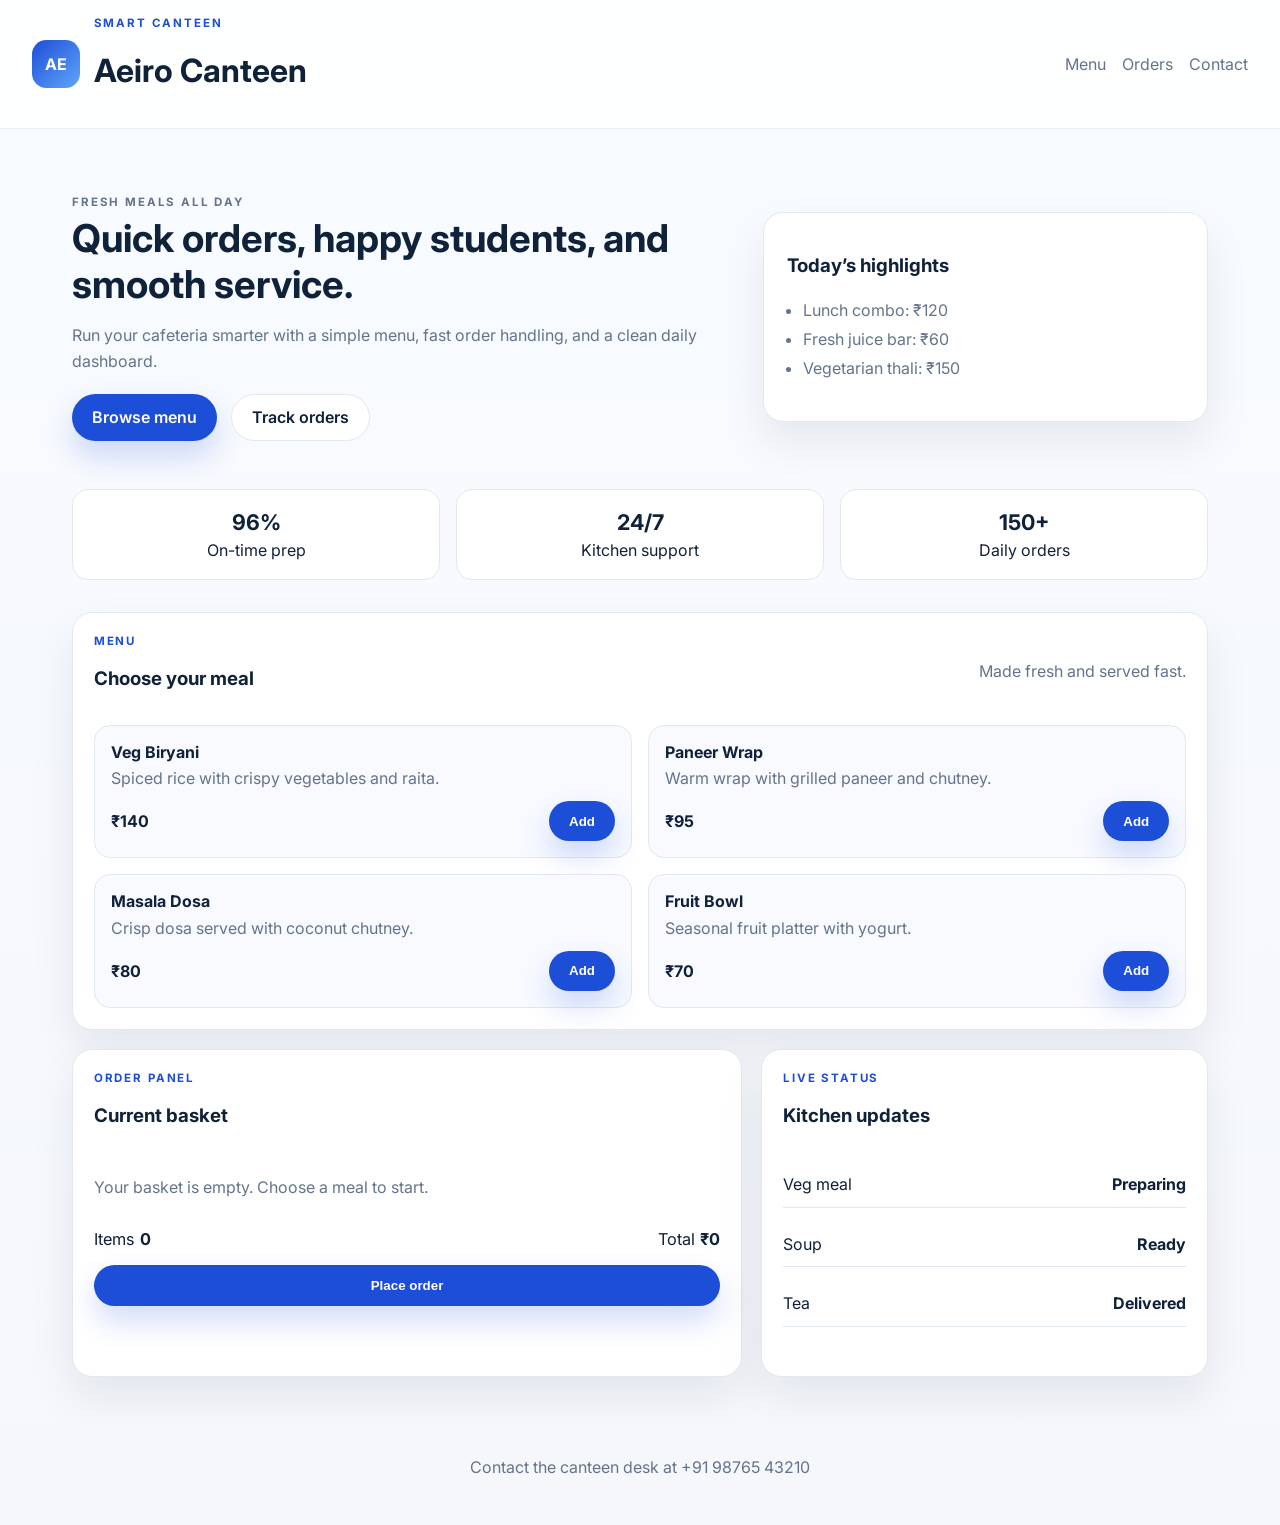
<file: index.html>
<!DOCTYPE html>
<html lang="en">
  <head>
    <meta charset="UTF-8" />
    <meta name="viewport" content="width=device-width, initial-scale=1.0" />
    <title>Aeiro Canteen</title>
    <meta name="description" content="Modern canteen management dashboard for daily orders and meals." />
    <link rel="preconnect" href="https://fonts.googleapis.com" />
    <link rel="preconnect" href="https://fonts.gstatic.com" crossorigin />
    <link
      href="https://fonts.googleapis.com/css2?family=Inter:wght@400;500;600;700&display=swap"
      rel="stylesheet"
    />
    <link rel="stylesheet" href="./styles.css" />
  </head>
  <body>
    <header class="topbar">
      <div class="brand">
        <div class="brand-mark">AE</div>
        <div>
          <p class="eyebrow">Smart Canteen</p>
          <h1>Aeiro Canteen</h1>
        </div>
      </div>
      <nav class="topnav">
        <a href="#menu">Menu</a>
        <a href="#orders">Orders</a>
        <a href="#contact">Contact</a>
      </nav>
    </header>

    <main>
      <section class="hero">
        <div class="hero-copy">
          <p class="eyebrow">Fresh meals all day</p>
          <h2>Quick orders, happy students, and smooth service.</h2>
          <p>
            Run your cafeteria smarter with a simple menu, fast order handling, and a clean daily dashboard.
          </p>
          <div class="hero-actions">
            <a class="btn btn-primary" href="#menu">Browse menu</a>
            <a class="btn btn-secondary" href="#orders">Track orders</a>
          </div>
        </div>
        <div class="hero-card">
          <h3>Today’s highlights</h3>
          <ul>
            <li>Lunch combo: ₹120</li>
            <li>Fresh juice bar: ₹60</li>
            <li>Vegetarian thali: ₹150</li>
          </ul>
        </div>
      </section>

      <section class="stats-grid" aria-label="Canteen statistics">
        <article>
          <strong>96%</strong>
          <span>On-time prep</span>
        </article>
        <article>
          <strong>24/7</strong>
          <span>Kitchen support</span>
        </article>
        <article>
          <strong>150+</strong>
          <span>Daily orders</span>
        </article>
      </section>

      <section id="menu" class="panel">
        <div class="panel-heading">
          <div>
            <p class="eyebrow">Menu</p>
            <h3>Choose your meal</h3>
          </div>
          <p class="muted">Made fresh and served fast.</p>
        </div>
        <div id="menuGrid" class="menu-grid"></div>
      </section>

      <section class="content-grid">
        <section id="orders" class="panel">
          <div class="panel-heading">
            <div>
              <p class="eyebrow">Order panel</p>
              <h3>Current basket</h3>
            </div>
          </div>
          <div id="cartItems" class="cart-items"></div>
          <div class="cart-summary">
            <div>
              <span>Items</span>
              <strong id="cartCount">0</strong>
            </div>
            <div>
              <span>Total</span>
              <strong id="cartTotal">₹0</strong>
            </div>
          </div>
          <button id="checkoutBtn" class="btn btn-primary full-width">Place order</button>
          <p id="checkoutMessage" class="status-message" aria-live="polite"></p>
        </section>

        <section class="panel">
          <div class="panel-heading">
            <div>
              <p class="eyebrow">Live status</p>
              <h3>Kitchen updates</h3>
            </div>
          </div>
          <ul class="status-list">
            <li><span>Veg meal</span><strong>Preparing</strong></li>
            <li><span>Soup</span><strong>Ready</strong></li>
            <li><span>Tea</span><strong>Delivered</strong></li>
          </ul>
        </section>
      </section>
    </main>

    <footer id="contact" class="footer">
      <p>Contact the canteen desk at +91 98765 43210</p>
    </footer>

    <script src="./script.js"></script>
  </body>
</html>
</file>
<file: styles.css>
:root {
  color-scheme: light;
  --bg: #f5f7fb;
  --surface: #ffffff;
  --surface-2: #f8faff;
  --text: #10213a;
  --muted: #64748b;
  --primary: #1d4ed8;
  --accent: #ff7a1a;
  --border: #e2e8f0;
  --shadow: 0 20px 45px rgba(15, 23, 42, 0.08);
}

* {
  box-sizing: border-box;
}

body {
  margin: 0;
  font-family: 'Inter', sans-serif;
  background: linear-gradient(180deg, #f8fbff 0%, var(--bg) 100%);
  color: var(--text);
}

a {
  color: inherit;
  text-decoration: none;
}

.topbar {
  display: flex;
  justify-content: space-between;
  align-items: center;
  padding: 1rem 2rem;
  position: sticky;
  top: 0;
  z-index: 10;
  background: rgba(255, 255, 255, 0.85);
  backdrop-filter: blur(12px);
  border-bottom: 1px solid rgba(226, 232, 240, 0.7);
}

.brand {
  display: flex;
  align-items: center;
  gap: 0.85rem;
}

.brand-mark {
  width: 3rem;
  height: 3rem;
  display: grid;
  place-items: center;
  border-radius: 0.9rem;
  background: linear-gradient(135deg, var(--primary), #60a5fa);
  color: white;
  font-weight: 700;
}

.eyebrow {
  margin: 0 0 0.15rem;
  color: var(--primary);
  text-transform: uppercase;
  letter-spacing: 0.16em;
  font-size: 0.72rem;
  font-weight: 700;
}

.topnav {
  display: flex;
  gap: 1rem;
  color: var(--muted);
}

main {
  max-width: 1200px;
  margin: 0 auto;
  padding: 2rem;
}

.hero {
  display: grid;
  grid-template-columns: 1.5fr 1fr;
  gap: 1.5rem;
  align-items: center;
  padding: 2rem 0 3rem;
}

.hero h2 {
  font-size: clamp(1.9rem, 3vw, 2.8rem);
  margin: 0.25rem 0 0.7rem;
}

.hero p {
  color: var(--muted);
  line-height: 1.6;
}

.hero-actions {
  display: flex;
  gap: 0.9rem;
  margin-top: 1.2rem;
}

.btn {
  display: inline-flex;
  justify-content: center;
  align-items: center;
  border: none;
  border-radius: 999px;
  padding: 0.8rem 1.25rem;
  cursor: pointer;
  font-weight: 600;
  transition: transform 180ms ease, box-shadow 180ms ease;
}

.btn:hover {
  transform: translateY(-1px);
}

.btn-primary {
  background: var(--primary);
  color: white;
  box-shadow: 0 15px 30px rgba(29, 78, 216, 0.2);
}

.btn-secondary {
  background: white;
  color: var(--text);
  border: 1px solid var(--border);
}

.hero-card,
.panel {
  background: var(--surface);
  border: 1px solid var(--border);
  border-radius: 1.25rem;
  box-shadow: var(--shadow);
}

.hero-card {
  padding: 1.4rem;
}

.hero-card ul {
  padding-left: 1rem;
  color: var(--muted);
  line-height: 1.8;
}

.stats-grid {
  display: grid;
  grid-template-columns: repeat(3, minmax(0, 1fr));
  gap: 1rem;
  margin-bottom: 2rem;
}

.stats-grid article {
  background: var(--surface);
  border-radius: 1rem;
  padding: 1.2rem;
  border: 1px solid var(--border);
  text-align: center;
}

.stats-grid strong {
  display: block;
  font-size: 1.35rem;
  margin-bottom: 0.3rem;
}

.panel {
  padding: 1.3rem;
}

.panel-heading {
  display: flex;
  justify-content: space-between;
  align-items: center;
  margin-bottom: 1rem;
}

.muted {
  color: var(--muted);
}

.menu-grid {
  display: grid;
  grid-template-columns: repeat(2, minmax(0, 1fr));
  gap: 1rem;
}

.menu-card {
  border: 1px solid var(--border);
  border-radius: 1rem;
  padding: 1rem;
  background: var(--surface-2);
}

.menu-card h4 {
  margin: 0 0 0.4rem;
}

.menu-card p {
  margin: 0 0 0.8rem;
  color: var(--muted);
}

.menu-card footer {
  display: flex;
  justify-content: space-between;
  align-items: center;
}

.content-grid {
  display: grid;
  grid-template-columns: 1.2fr 0.8fr;
  gap: 1.2rem;
  margin-top: 1.2rem;
}

.cart-items {
  display: grid;
  gap: 0.7rem;
}

.cart-item {
  display: flex;
  justify-content: space-between;
  align-items: center;
  padding: 0.8rem 0;
  border-bottom: 1px solid var(--border);
}

.cart-item button {
  background: transparent;
  border: 0;
  color: var(--accent);
  cursor: pointer;
  font-weight: 700;
}

.cart-summary {
  display: flex;
  justify-content: space-between;
  margin: 1rem 0;
  font-size: 1.02rem;
}

.full-width {
  width: 100%;
}

.status-message {
  min-height: 1.4rem;
  color: var(--primary);
  margin-top: 0.7rem;
}

.status-list {
  list-style: none;
  padding: 0;
  margin: 0;
  display: grid;
  gap: 0.8rem;
}

.status-list li {
  display: flex;
  justify-content: space-between;
  padding: 0.8rem 0;
  border-bottom: 1px solid var(--border);
}

.footer {
  padding: 2rem;
  text-align: center;
  color: var(--muted);
}

@media (max-width: 860px) {
  .hero,
  .content-grid,
  .menu-grid,
  .stats-grid {
    grid-template-columns: 1fr;
  }

  .topbar {
    flex-direction: column;
    align-items: flex-start;
    gap: 0.7rem;
  }
}
</file>
